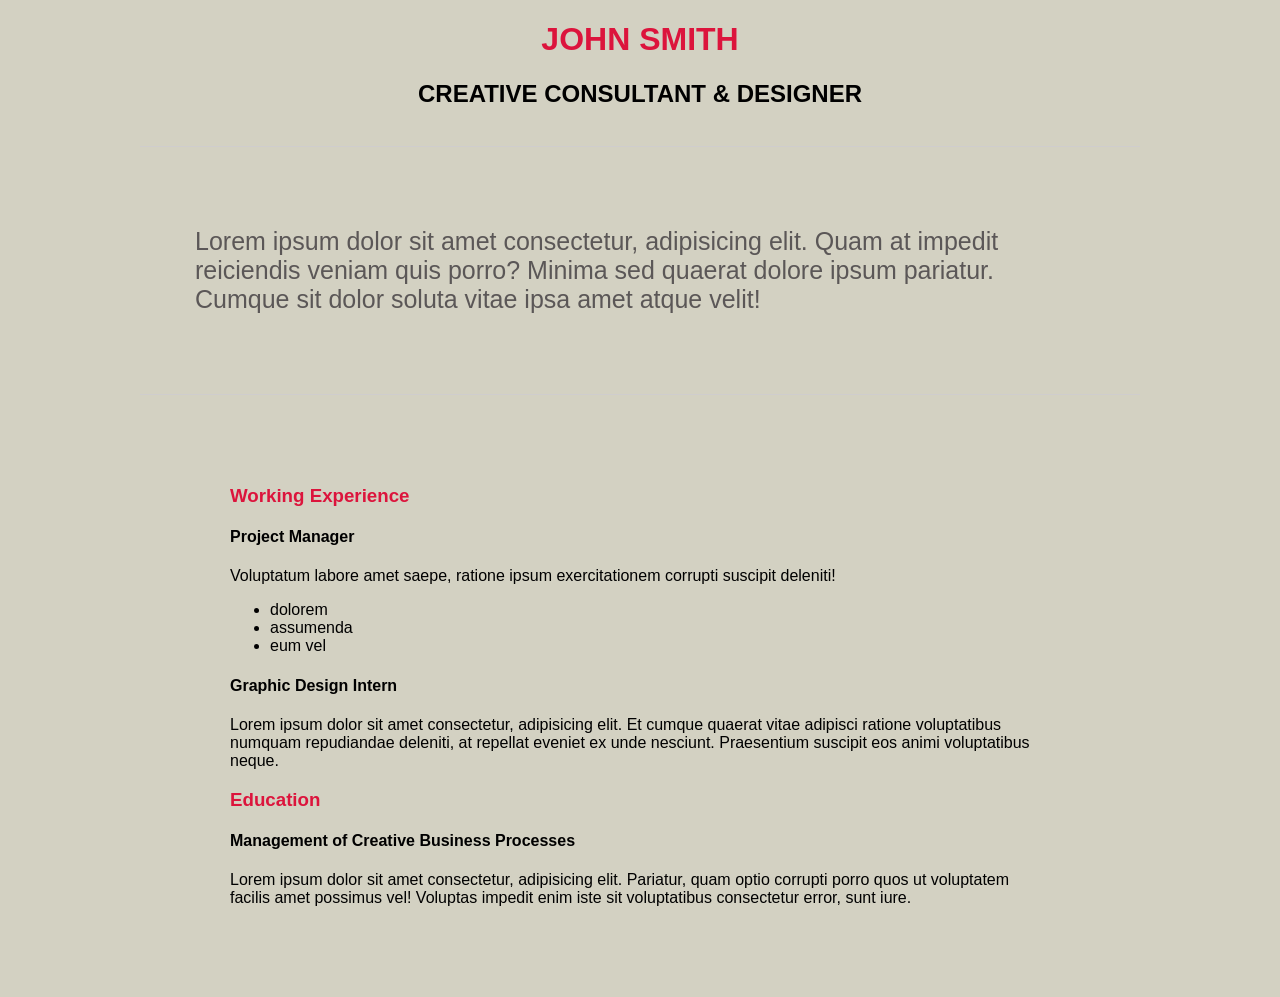
<file: ovy/00_rozbeh_opakovanie/index.html>
<!DOCTYPE html>
<html lang="en">
<head>
    <meta charset="UTF-8">
    <meta name="viewport" content="width=device-width, initial-scale=1.0">
    <link rel="stylesheet" href="assets/css/style.css">
    <title>Document</title>
</head>
 
<body>
    <main>
 <div>
    <h1>JOHN SMITH</h1>
    <h2>CREATIVE CONSULTANT & DESIGNER</h2>
   
 </div>
 
        <br>
        <div class="odstavec">
 
    <p>         <!-- paragraph -->
        Lorem ipsum dolor sit amet consectetur, adipisicing elit. Quam at impedit reiciendis veniam quis porro? Minima sed quaerat dolore ipsum pariatur. Cumque sit dolor soluta vitae ipsa amet atque velit!
    </p>
 
 </div>
  <div class="pismo">
 <div class="popis">
<div>
    <h3>Working Experience</h3>
    <h4>Project Manager</h4>
 
    <p>
    Voluptatum labore amet saepe, ratione ipsum exercitationem corrupti suscipit deleniti!
    </p>
 
    <ul>        <!-- unordered list -->
        <li>dolorem</li>        <!-- list item -->
        <li>assumenda</li>
        <li>eum vel</li>
    </ul>
 
    <h4>Graphic Design Intern</h4>
 
    <p>Lorem ipsum dolor sit amet consectetur, adipisicing elit. Et cumque quaerat vitae adipisci ratione voluptatibus numquam repudiandae deleniti, at repellat eveniet ex unde nesciunt. Praesentium suscipit eos animi voluptatibus neque.
    </p>
 
    <h3>Education</h3>
 
 
    <h4>Management of Creative Business Processes</h4>
 
    <p>
        Lorem ipsum dolor sit amet consectetur, adipisicing elit. Pariatur, quam optio corrupti porro quos ut voluptatem facilis amet possimus vel! Voluptas impedit enim iste sit voluptatibus consectetur error, sunt iure.
    </p>
    </div>
    </div>
    </div>
    </main>
 
</body>
</html>
</file>
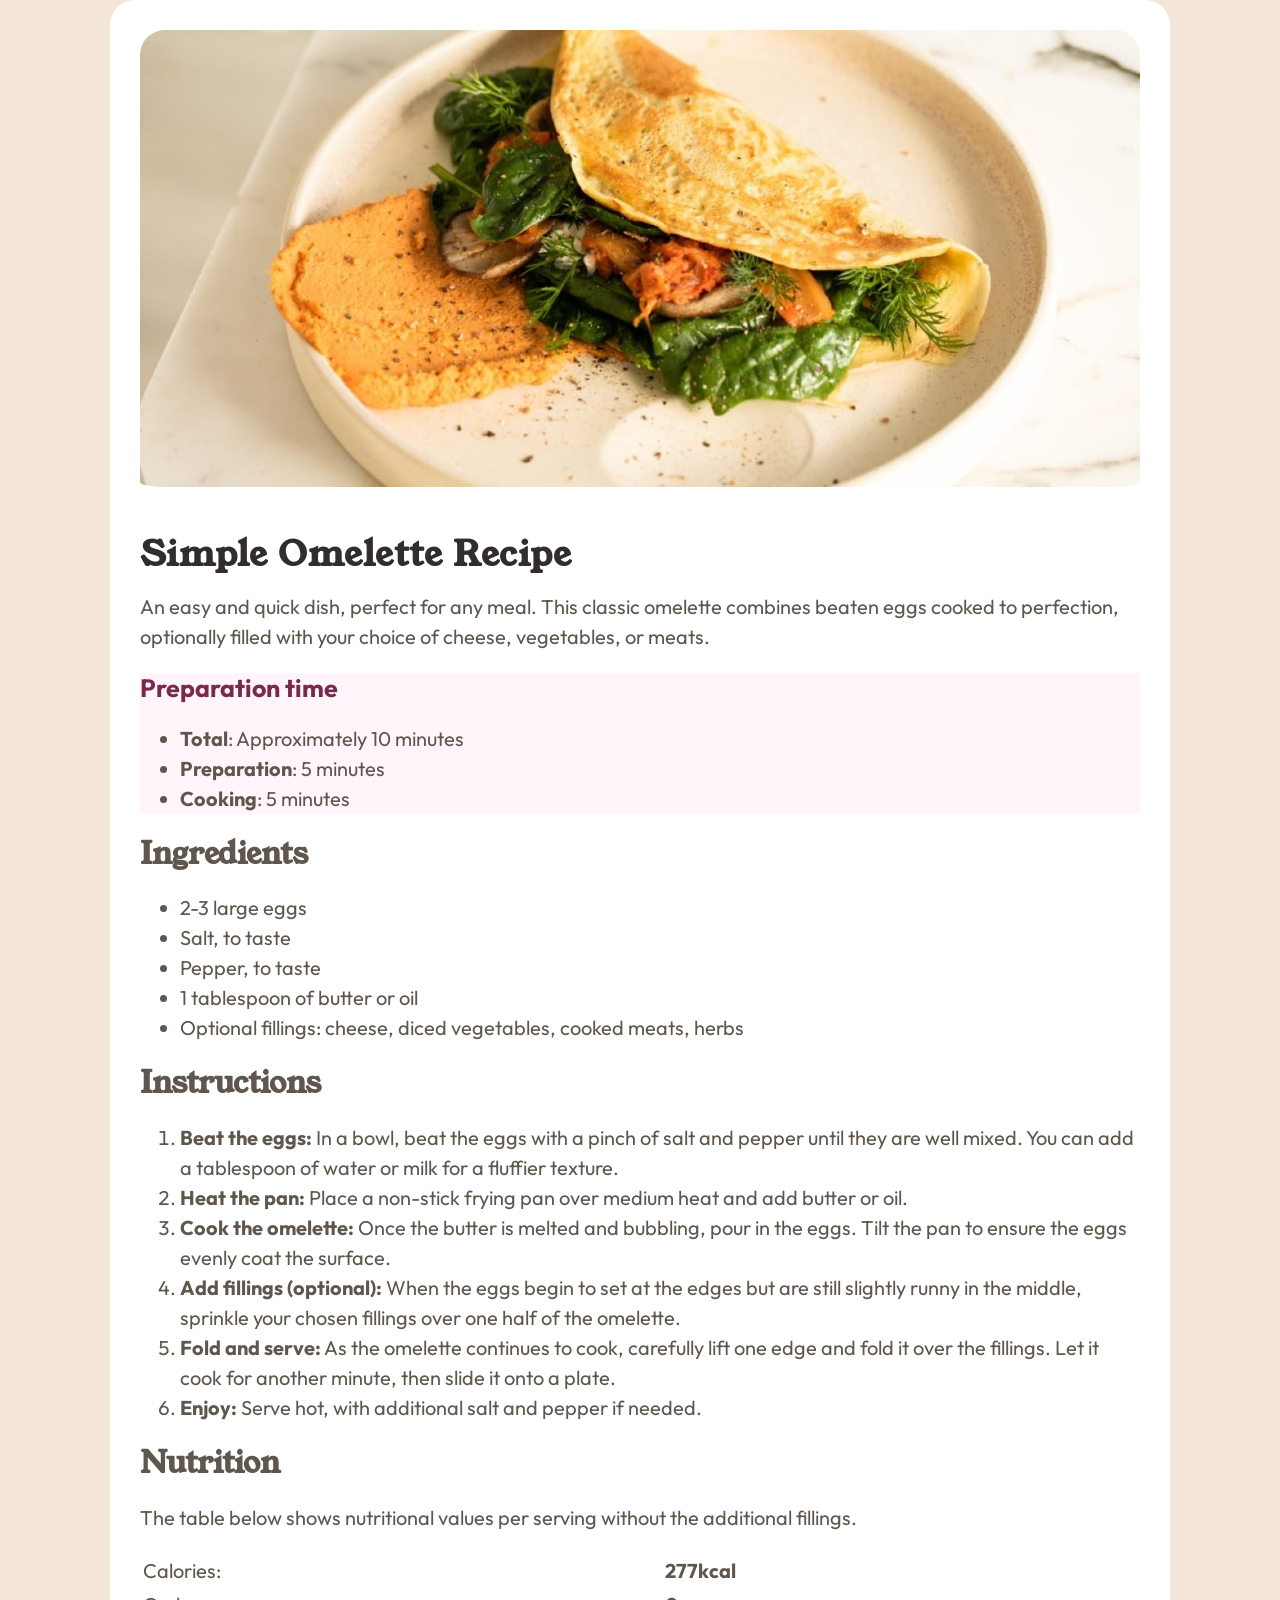
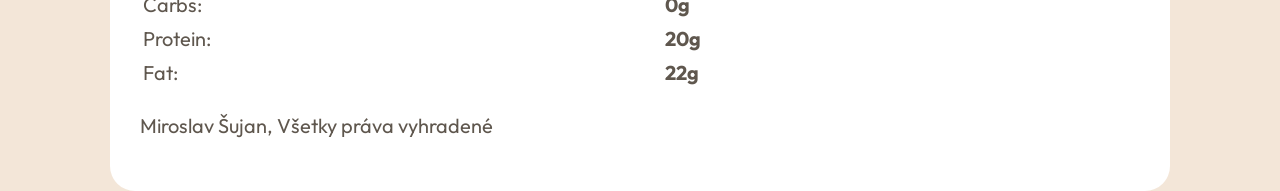
<file: ovy/ovy_varis_varime/index.html>
<!DOCTYPE html>
<html lang="en">
<head>
    <meta charset="UTF-8">
    <meta name="viewport" content="width=device-width, initial-scale=1.0">
    <link rel="stylesheet" href="assets/css/normalize.css">
    <link rel="stylesheet" href="assets/css/style.css">
    <title>Document</title>
   
</head>
<body>
   
    <main>
 
<img src="assets/images/image-omelette.jpeg" alt="omelette">
 
<h1>Simple Omelette Recipe</h1>
 
<p>An easy and quick dish, perfect for any meal. This classic omelette combines beaten eggs cooked
to perfection, optionally filled with your choice of cheese, vegetables, or meats.</p>
 
<article class="priprava">
 
<h2 class="priprava_h2">Preparation time</h2>
 
<ul>
    <li> <strong>Total</strong>: Approximately 10 minutes</li>
    <li> <strong>Preparation</strong>: 5 minutes</li>
    <li> <strong>Cooking</strong>: 5 minutes</li>
</ul>
 
</article>
 
<article>
 
<h2>Ingredients</h2>
 
<ul>
    <li>2-3 large eggs</li>
    <li>Salt, to taste</li>
    <li>Pepper, to taste</li>
    <li>1 tablespoon of butter or oil</li>
    <li>Optional fillings: cheese, diced vegetables, cooked meats, herbs</li>
</ul>
 
</article>
 
<article>
 
<h2>Instructions</h2>
 
<ol>
    <li>
        <strong>Beat the eggs:</strong>
            In a bowl, beat the eggs with a pinch of salt and pepper until they are well mixed. You can add a tablespoon of water or milk for a fluffier texture.</li>
    <li>
        <strong>Heat the pan:</strong>
            Place a non-stick frying pan over medium heat and add butter or oil.</li>
    <li>
        <strong>Cook the omelette:</strong>
            Once the butter is melted and bubbling, pour in the eggs. Tilt the pan to ensure the eggs evenly coat the surface.</li>
    <li>
        <strong>Add fillings (optional):</strong>
            When the eggs begin to set at the edges but are still slightly runny in the middle, sprinkle your chosen fillings over one half of the omelette.</li>
    <li>
        <strong>Fold and serve:</strong>
            As the omelette continues to cook, carefully lift one edge and fold it over the fillings. Let it cook for another minute, then slide it onto a plate.</li>
    <li>
        <strong>Enjoy:</strong>
            Serve hot, with additional salt and pepper if needed.</li>
</ol>
 
</article>
 
<article>
 
<h2>Nutrition</h2>
 
<p>The table below shows nutritional values per serving without the additional fillings.</p>
 
 
<table>
 
<tr>
    <td>Calories: </td>
    <td> <strong class="tabulka_strong"> 277kcal</strong></td>
</tr>
 
<tr>
    <td>Carbs: </td>
    <td> <strong class="tabulka_strong">0g</strong></td>
</tr>
 
<tr>
    <td>Protein: </td>
    <td><strong class="tabulka_strong">20g</strong></td>
</tr>
 
<tr>
    <td>Fat:</td>
    <td><strong class="tabulka_strong">22g</strong></td>
</tr>
 
</table>
 
</article>
 
<footer>
    <p>Miroslav Šujan, Všetky práva vyhradené</p>
</footer>
 
    </main>
 
</body>
</html>
</file>
<file: ovy/00_rozbeh_opakovanie/assets/css/style.css>
body {
    background-color: rgb(211, 209, 194);
    text-align: center;
    font-family: Arial;
}
 
li {
    text-align: left;
}
 
h1 {
    text-align: center;
    color: crimson;
    font: bold;
}
 
h2 {
    text-align: center;
    font: bold;
}
 
h3 {
    color: crimson;
    text-align: left;
}
 
h4 {
    text-align: left;
}
 
p {
    text-align: left;
}
 
.odstavec{
    padding: 55px;
    border-top: solid 1px rgb(207, 205, 205);
    border-bottom: solid 1px rgb(207, 205, 205);
    font-family: 'Segoe UI', Tahoma, Geneva, Verdana, sans-serif;
    font-size:25px;
    color: rgb(91, 87, 87);
}
 
 
main{
    max-width: 1000px;
    margin: 0 auto;
}
 
.popis {
    margin: 90px;
}
 
.pismo{
      font-family: 'Segoe UI', Tahoma, Geneva, Verdana, sans-serif;
      font-weight: 100;
     
}
</file>
<file: ovy/ovy_varis_varime/assets/css/style.css>
@import url('https://fonts.googleapis.com/css2?family=Outfit:wght@100..900&family=Young+Serif&display=swap');

:root {
--biela: hsl(0, 0%, 100%);
--stone-100: hsl(30, 54%, 90%);
--stone-150: hsl(30, 18%, 87%);
--stone-600: hsl(30, 10%, 34%);
--stone-900: hsl(24, 5%, 18%);
--brown-800: hsl(14, 45%, 36%);
--rose-800: hsl(332, 51%, 32%);
--rose-50: hsl(330, 100%, 98%);
}

body {
    font-family: "Outfit", sans-serif;
    background-color: var(--stone-100);
    font-size: 20px;
    color: var(--stone-600);
    line-height: 30px;
}


h1 {
    font-family: "Young Serif",sans-serif;
    letter-spacing: 1px;
    font-weight: 500px;
    font-size: 35px;
    color: var(--stone-900);
}

.tabulka_strong{
    
}

h2 {
    color: var(--brown-00);
    font-family: "Young Serif",sans-serif;
    font-weight: 400px;
    
}

.priprava_h2 {
    color: var(--rose-800);
    font-family: "Outfit", sans-serif;
    font-size: 25px;
    
}

.priprava{
    background-color: var(--rose-50);
}


main {
    background-color:var(--biela);
    margin: 0 auto;
    border-radius: 25px;
    width: 1000px;
    padding: 30px;
}

img {
    width: inherit;     /*zdedi to od rodica*/
    border-radius: inherit;
    padding-bottom: 20px;

}

table{
    width: 100%;
}

tr{
    padding: 30px;
    border-bottom: 1px solid var(--stone-100);
}
</file>
